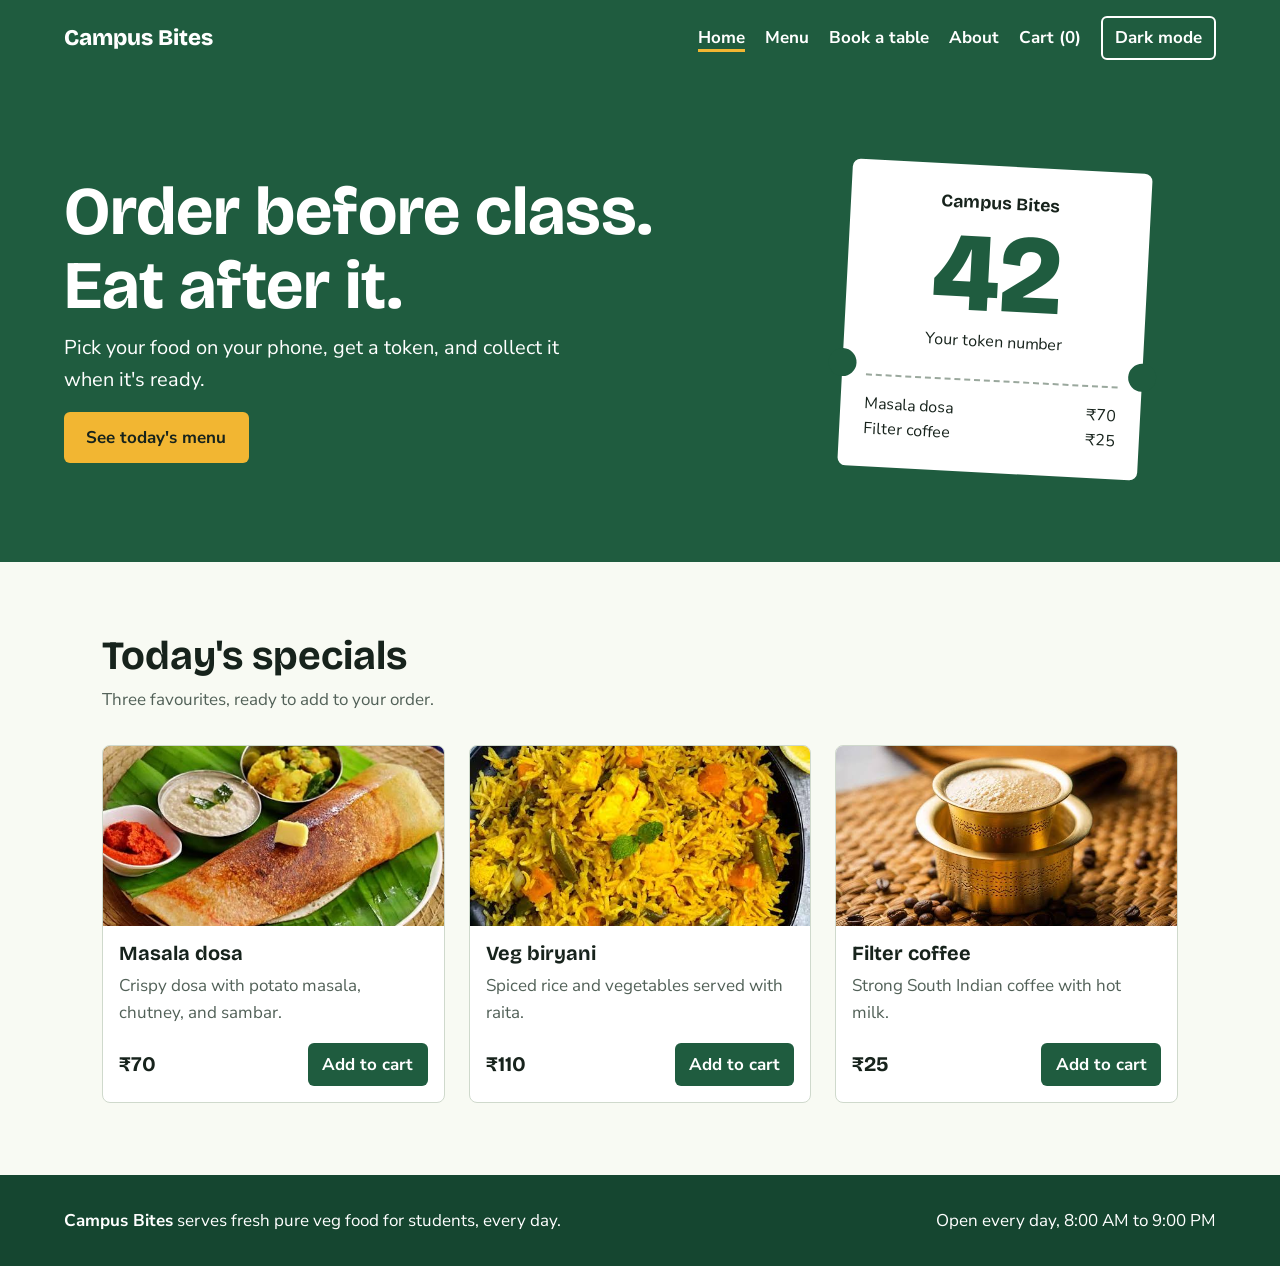
<file: index.html>
<!DOCTYPE html>
<html lang="en">
<head>
  <meta charset="UTF-8">
  <meta name="viewport" content="width=device-width, initial-scale=1.0">
  <meta name="description" content="Order food and book a table at Campus Bites, a fictional campus café.">
  <title>Campus Bites | Home</title>
  <link rel="preconnect" href="https://fonts.googleapis.com">
  <link rel="preconnect" href="https://fonts.gstatic.com" crossorigin>
  <link href="https://fonts.googleapis.com/css2?family=Bricolage+Grotesque:wght@500;700;800&family=Nunito+Sans:wght@400;600;700&display=swap" rel="stylesheet">
  <link rel="stylesheet" href="style.css">
</head>
<body>
  <a class="skip-link" href="#main">Skip to main content</a>

  <header class="site-header">
    <a class="logo" href="index.html">Campus Bites</a>
    <button id="menuToggle" class="nav-toggle" type="button" aria-expanded="false" aria-controls="siteNav">Menu</button>
    <nav id="siteNav" class="site-nav" aria-label="Main navigation">
      <a href="index.html" aria-current="page">Home</a>
      <a href="menu.html">Menu</a>
      <a href="booking.html">Book a table</a>
      <a href="about.html">About</a>
      <a href="cart.html">Cart (<span class="cart-count">0</span>)</a>
      <button id="themeToggle" class="theme-toggle" type="button">Dark mode</button>
    </nav>
  </header>

  <main id="main">
    <section class="hero">
      <div class="hero-text">
        <h1>Order before class. Eat after it.</h1>
        <p>Pick your food on your phone, get a token, and collect it when it's ready.</p>
        <a class="button button-yellow" href="menu.html">See today's menu</a>
      </div>

      <div class="token" aria-label="Example order token">
        <p class="token-name">Campus Bites</p>
        <p class="token-number">42</p>
        <p class="token-label">Your token number</p>
        <div class="token-order">
          <p><span>Masala dosa</span><span>₹70</span></p>
          <p><span>Filter coffee</span><span>₹25</span></p>
        </div>
      </div>
    </section>

    <section class="section">
      <h2>Today's specials</h2>
      <p class="section-intro">Three favourites, ready to add to your order.</p>
      <!-- JavaScript fills this grid with the special dishes -->
      <div id="specialsGrid" class="food-grid"></div>
    </section>
  </main>

  <footer class="site-footer">
    <p><strong>Campus Bites</strong> serves fresh pure veg food for students, every day.</p>
    <p>Open every day, 8:00 AM to 9:00 PM</p>
  </footer>

  <div id="toast" class="toast" role="status" aria-live="polite"></div>
  <script src="script.js"></script>
</body>
</html>
</file>
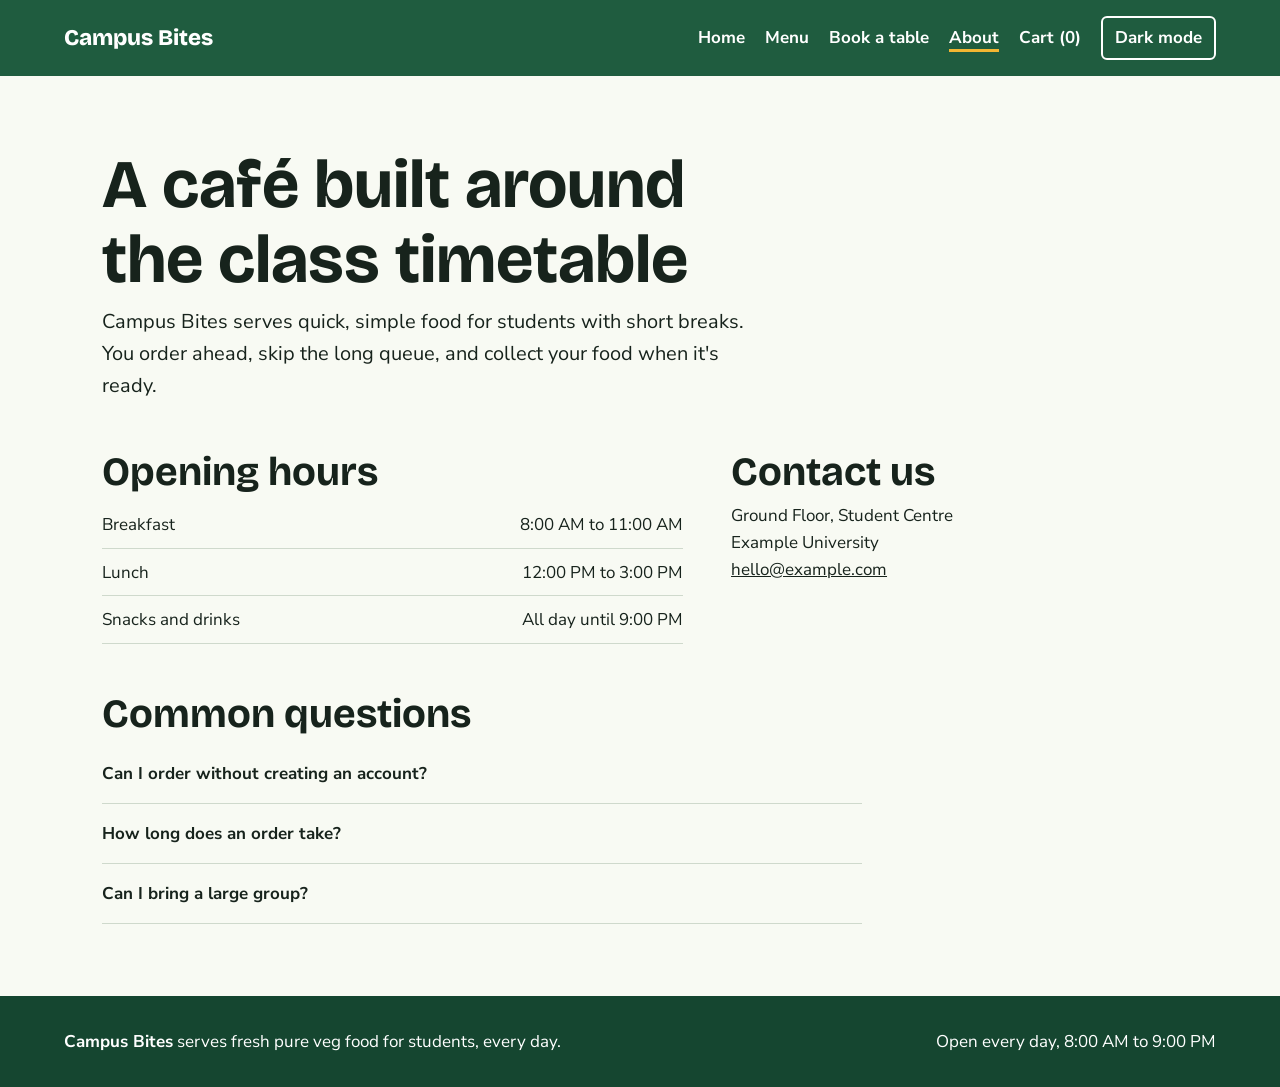
<file: about.html>
<!DOCTYPE html>
<html lang="en">
<head>
  <meta charset="UTF-8">
  <meta name="viewport" content="width=device-width, initial-scale=1.0">
  <meta name="description" content="Learn about Campus Bites, its opening hours, and common questions.">
  <title>Campus Bites | About</title>
  <link rel="preconnect" href="https://fonts.googleapis.com">
  <link rel="preconnect" href="https://fonts.gstatic.com" crossorigin>
  <link href="https://fonts.googleapis.com/css2?family=Bricolage+Grotesque:wght@500;700;800&family=Nunito+Sans:wght@400;600;700&display=swap" rel="stylesheet">
  <link rel="stylesheet" href="style.css">
</head>
<body>
  <a class="skip-link" href="#main">Skip to main content</a>

  <header class="site-header">
    <a class="logo" href="index.html">Campus Bites</a>
    <button id="menuToggle" class="nav-toggle" type="button" aria-expanded="false" aria-controls="siteNav">Menu</button>
    <nav id="siteNav" class="site-nav" aria-label="Main navigation">
      <a href="index.html">Home</a>
      <a href="menu.html">Menu</a>
      <a href="booking.html">Book a table</a>
      <a href="about.html" aria-current="page">About</a>
      <a href="cart.html">Cart (<span class="cart-count">0</span>)</a>
      <button id="themeToggle" class="theme-toggle" type="button">Dark mode</button>
    </nav>
  </header>

  <main id="main" class="page about-page">
    <h1>A café built around the class timetable</h1>
    <p class="lead">Campus Bites serves quick, simple food for students with short breaks. You order ahead, skip the long queue, and collect your food when it's ready.</p>

    <div class="about-grid">
      <section>
        <h2>Opening hours</h2>
        <ul class="plain-list">
          <li><span>Breakfast</span><span>8:00 AM to 11:00 AM</span></li>
          <li><span>Lunch</span><span>12:00 PM to 3:00 PM</span></li>
          <li><span>Snacks and drinks</span><span>All day until 9:00 PM</span></li>
        </ul>
      </section>

      <section>
        <h2>Contact us</h2>
        <address>
          Ground Floor, Student Centre<br>
          Example University<br>
          <a href="mailto:hello@example.com">hello@example.com</a>
        </address>
      </section>
    </div>

    <section class="faq-section">
      <h2>Common questions</h2>

      <div class="faq-item">
        <button class="faq-question" type="button" aria-expanded="false">Can I order without creating an account?</button>
        <div class="faq-answer" hidden>
          <p>Yes. Add your food to the cart and place your order. No account is needed.</p>
        </div>
      </div>

      <div class="faq-item">
        <button class="faq-question" type="button" aria-expanded="false">How long does an order take?</button>
        <div class="faq-answer" hidden>
          <p>Most orders are ready in 10 to 15 minutes.</p>
        </div>
      </div>

      <div class="faq-item">
        <button class="faq-question" type="button" aria-expanded="false">Can I bring a large group?</button>
        <div class="faq-answer" hidden>
          <p>Yes. You can book a table for up to 10 people on the booking page.</p>
        </div>
      </div>
    </section>
  </main>

  <footer class="site-footer">
    <p><strong>Campus Bites</strong> serves fresh pure veg food for students, every day.</p>
    <p>Open every day, 8:00 AM to 9:00 PM</p>
  </footer>

  <div id="toast" class="toast" role="status" aria-live="polite"></div>
  <script src="script.js"></script>
</body>
</html>
</file>
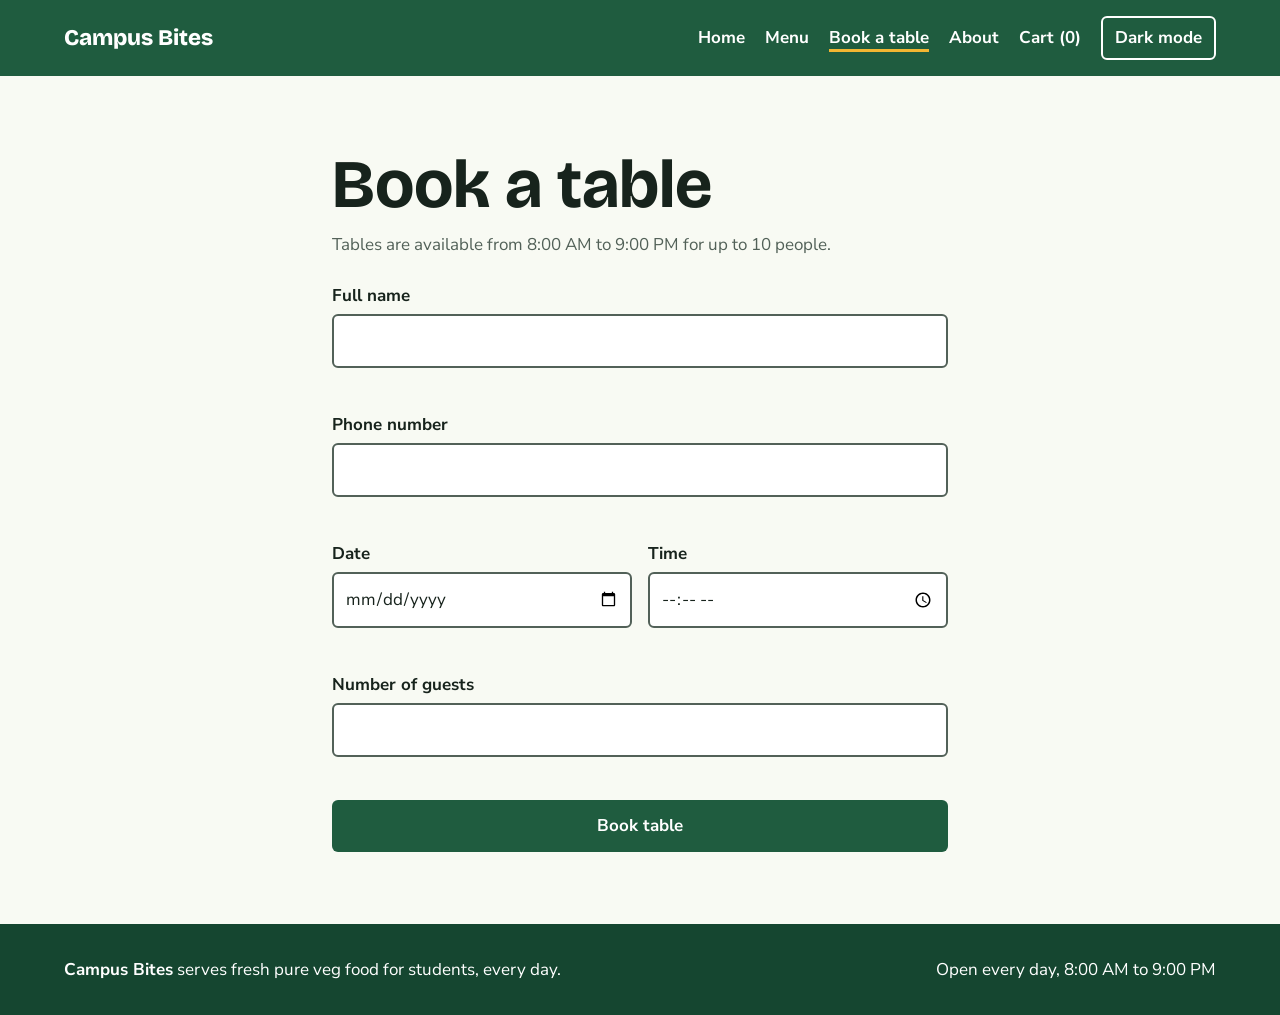
<file: booking.html>
<!DOCTYPE html>
<html lang="en">
<head>
  <meta charset="UTF-8">
  <meta name="viewport" content="width=device-width, initial-scale=1.0">
  <meta name="description" content="Book a table at Campus Bites.">
  <title>Campus Bites | Book a Table</title>
  <link rel="preconnect" href="https://fonts.googleapis.com">
  <link rel="preconnect" href="https://fonts.gstatic.com" crossorigin>
  <link href="https://fonts.googleapis.com/css2?family=Bricolage+Grotesque:wght@500;700;800&family=Nunito+Sans:wght@400;600;700&display=swap" rel="stylesheet">
  <link rel="stylesheet" href="style.css">
</head>
<body>
  <a class="skip-link" href="#main">Skip to main content</a>

  <header class="site-header">
    <a class="logo" href="index.html">Campus Bites</a>
    <button id="menuToggle" class="nav-toggle" type="button" aria-expanded="false" aria-controls="siteNav">Menu</button>
    <nav id="siteNav" class="site-nav" aria-label="Main navigation">
      <a href="index.html">Home</a>
      <a href="menu.html">Menu</a>
      <a href="booking.html" aria-current="page">Book a table</a>
      <a href="about.html">About</a>
      <a href="cart.html">Cart (<span class="cart-count">0</span>)</a>
      <button id="themeToggle" class="theme-toggle" type="button">Dark mode</button>
    </nav>
  </header>

  <main id="main" class="page form-page">
    <h1>Book a table</h1>
    <p class="section-intro">Tables are available from 8:00 AM to 9:00 PM for up to 10 people.</p>

    <!-- novalidate lets our JavaScript show its own error messages -->
    <form id="bookingForm" novalidate>
      <div class="form-group">
        <label for="fullName">Full name</label>
        <input id="fullName" name="fullName" type="text" autocomplete="name" required>
        <p class="error-message" id="fullNameError"></p>
      </div>

      <div class="form-group">
        <label for="phone">Phone number</label>
        <input id="phone" name="phone" type="tel" inputmode="numeric" maxlength="10" autocomplete="tel" required>
        <p class="error-message" id="phoneError"></p>
      </div>

      <div class="form-row">
        <div class="form-group">
          <label for="bookingDate">Date</label>
          <input id="bookingDate" name="bookingDate" type="date" required>
          <p class="error-message" id="bookingDateError"></p>
        </div>

        <div class="form-group">
          <label for="bookingTime">Time</label>
          <input id="bookingTime" name="bookingTime" type="time" required>
          <p class="error-message" id="bookingTimeError"></p>
        </div>
      </div>

      <div class="form-group">
        <label for="guests">Number of guests</label>
        <input id="guests" name="guests" type="number" min="1" max="10" required>
        <p class="error-message" id="guestsError"></p>
      </div>

      <button class="button button-green button-full" type="submit">Book table</button>
    </form>

    <div id="bookingSuccess" class="message-panel" tabindex="-1" hidden>
      <h2>Table booked</h2>
      <p id="bookingDetails"></p>
      <p>This is a demo, so no real booking was made.</p>
      <button id="newBooking" class="button button-green" type="button">Book another table</button>
    </div>
  </main>

  <footer class="site-footer">
    <p><strong>Campus Bites</strong> serves fresh pure veg food for students, every day.</p>
    <p>Open every day, 8:00 AM to 9:00 PM</p>
  </footer>

  <div id="toast" class="toast" role="status" aria-live="polite"></div>
  <script src="script.js"></script>
</body>
</html>
</file>
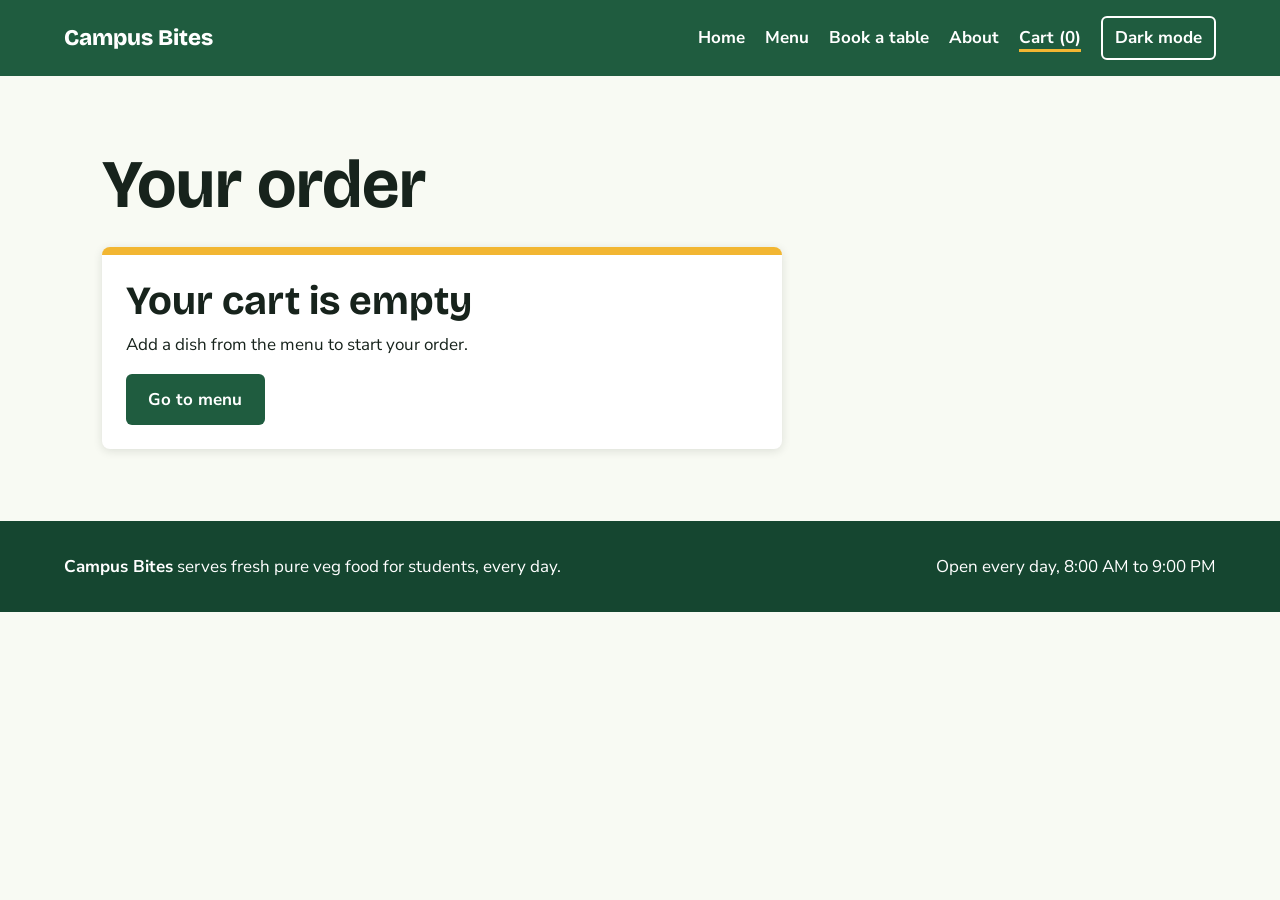
<file: cart.html>
<!DOCTYPE html>
<html lang="en">
<head>
  <meta charset="UTF-8">
  <meta name="viewport" content="width=device-width, initial-scale=1.0">
  <meta name="description" content="Review your Campus Bites order.">
  <title>Campus Bites | Cart</title>
  <link rel="preconnect" href="https://fonts.googleapis.com">
  <link rel="preconnect" href="https://fonts.gstatic.com" crossorigin>
  <link href="https://fonts.googleapis.com/css2?family=Bricolage+Grotesque:wght@500;700;800&family=Nunito+Sans:wght@400;600;700&display=swap" rel="stylesheet">
  <link rel="stylesheet" href="style.css">
</head>
<body>
  <a class="skip-link" href="#main">Skip to main content</a>

  <header class="site-header">
    <a class="logo" href="index.html">Campus Bites</a>
    <button id="menuToggle" class="nav-toggle" type="button" aria-expanded="false" aria-controls="siteNav">Menu</button>
    <nav id="siteNav" class="site-nav" aria-label="Main navigation">
      <a href="index.html">Home</a>
      <a href="menu.html">Menu</a>
      <a href="booking.html">Book a table</a>
      <a href="about.html">About</a>
      <a href="cart.html" aria-current="page">Cart (<span class="cart-count">0</span>)</a>
      <button id="themeToggle" class="theme-toggle" type="button">Dark mode</button>
    </nav>
  </header>

  <main id="main" class="page">
    <h1>Your order</h1>

    <div id="cartSection" class="receipt" hidden>
      <div class="table-wrap">
        <table>
          <thead>
            <tr>
              <th scope="col">Item</th>
              <th scope="col">Quantity</th>
              <th scope="col">Price</th>
            </tr>
          </thead>
          <!-- JavaScript adds one table row for each item -->
          <tbody id="cartItems"></tbody>
        </table>
      </div>

      <dl class="bill">
        <div><dt>Subtotal</dt><dd id="subtotal">₹0</dd></div>
        <div><dt>GST (5%)</dt><dd id="gst">₹0</dd></div>
        <div class="bill-total"><dt>Total</dt><dd id="total">₹0</dd></div>
      </dl>

      <button id="placeOrder" class="button button-green button-full" type="button">Place order</button>
      <button id="clearCart" class="text-button" type="button">Empty cart</button>
    </div>

    <div id="emptyCart" class="message-panel" hidden>
      <h2>Your cart is empty</h2>
      <p>Add a dish from the menu to start your order.</p>
      <a class="button button-green" href="menu.html">Go to menu</a>
    </div>

    <div id="orderConfirmed" class="message-panel" tabindex="-1" hidden>
      <h2>Order placed</h2>
      <p>Your token number is</p>
      <p id="tokenNumber" class="confirmed-token"></p>
      <p>Show this number at the counter. This is a demo, so no real order was sent.</p>
      <a class="button button-green" href="menu.html">Order something else</a>
    </div>
  </main>

  <footer class="site-footer">
    <p><strong>Campus Bites</strong> serves fresh pure veg food for students, every day.</p>
    <p>Open every day, 8:00 AM to 9:00 PM</p>
  </footer>

  <div id="toast" class="toast" role="status" aria-live="polite"></div>
  <script src="script.js"></script>
</body>
</html>
</file>
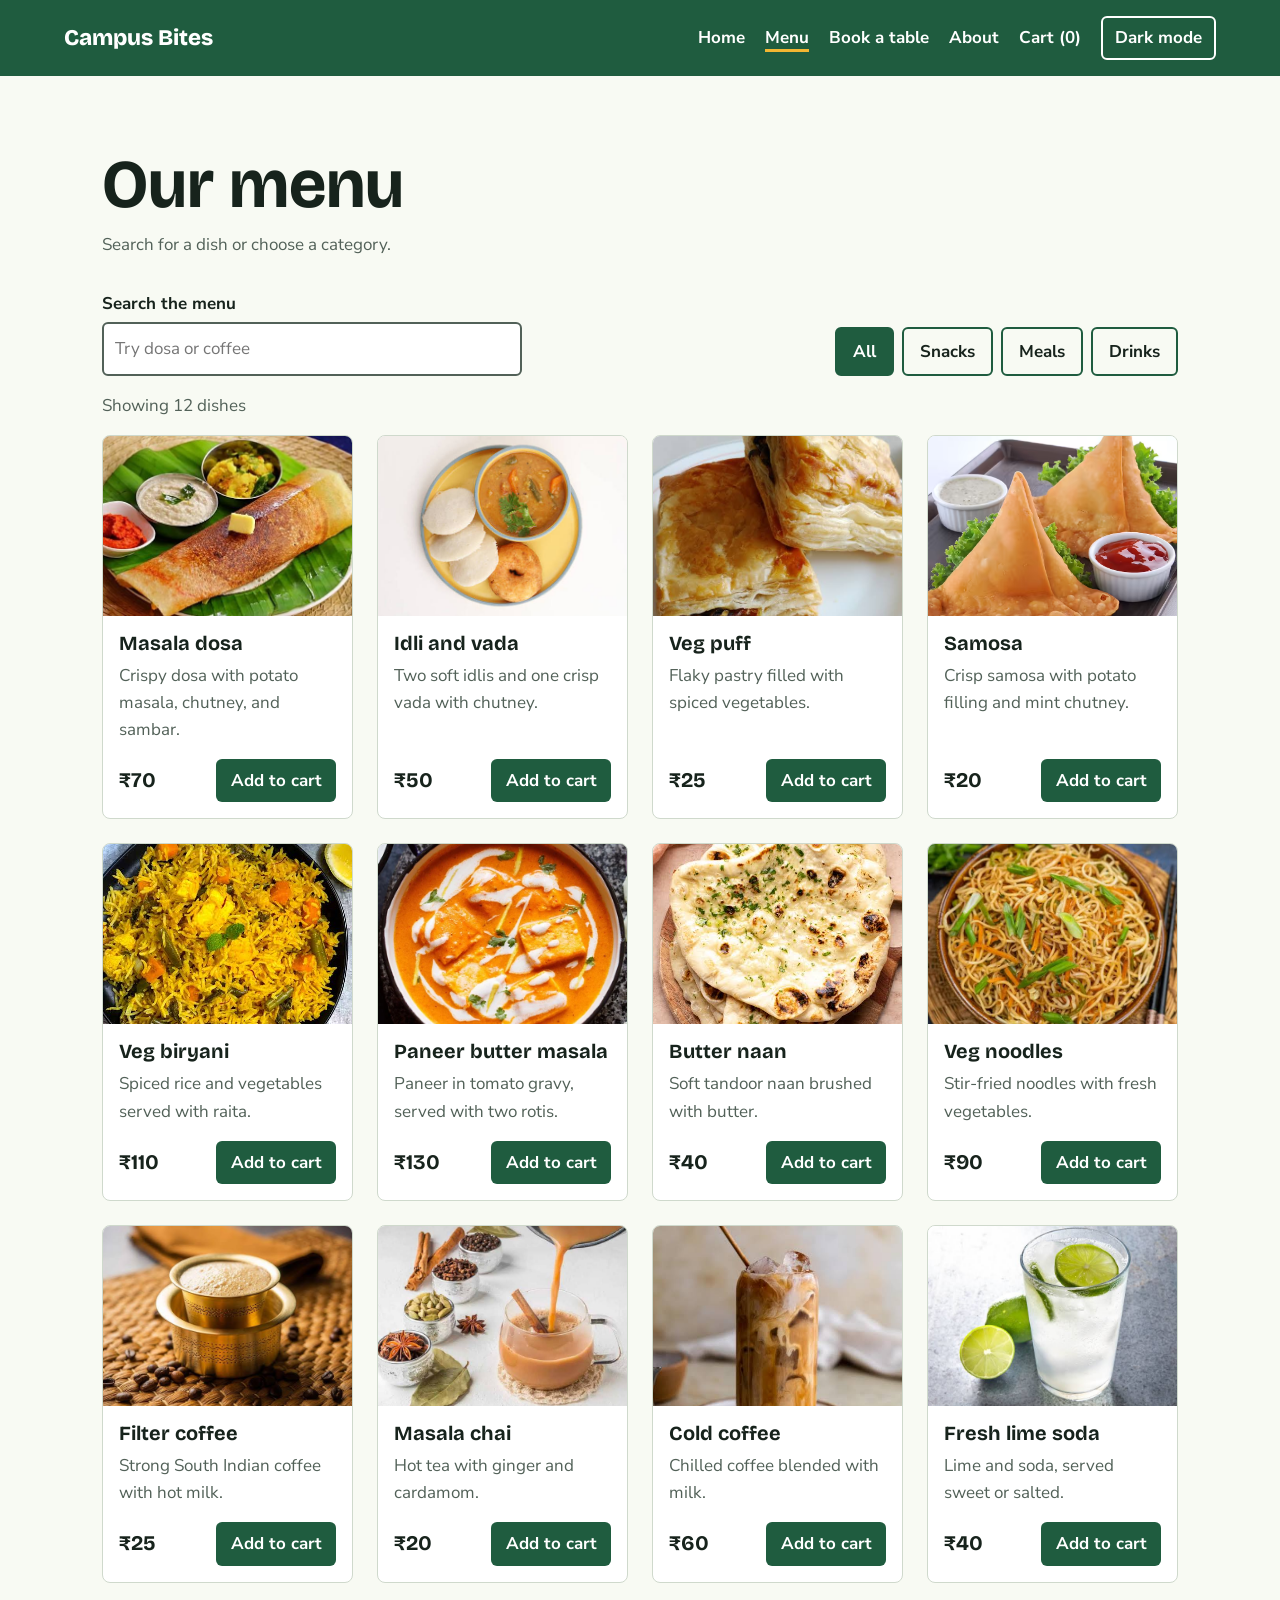
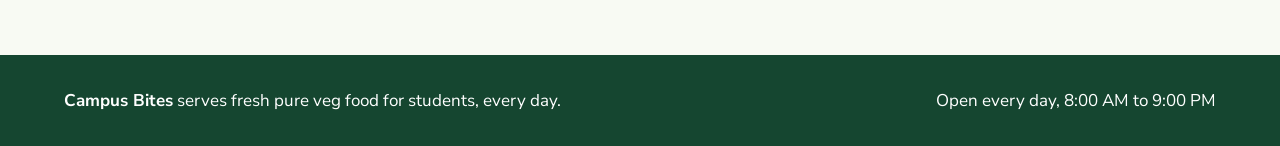
<file: menu.html>
<!DOCTYPE html>
<html lang="en">
<head>
  <meta charset="UTF-8">
  <meta name="viewport" content="width=device-width, initial-scale=1.0">
  <meta name="description" content="Browse the Campus Bites menu of snacks, meals, and drinks.">
  <title>Campus Bites | Menu</title>
  <link rel="preconnect" href="https://fonts.googleapis.com">
  <link rel="preconnect" href="https://fonts.gstatic.com" crossorigin>
  <link href="https://fonts.googleapis.com/css2?family=Bricolage+Grotesque:wght@500;700;800&family=Nunito+Sans:wght@400;600;700&display=swap" rel="stylesheet">
  <link rel="stylesheet" href="style.css">
</head>
<body>
  <a class="skip-link" href="#main">Skip to main content</a>

  <header class="site-header">
    <a class="logo" href="index.html">Campus Bites</a>
    <button id="menuToggle" class="nav-toggle" type="button" aria-expanded="false" aria-controls="siteNav">Menu</button>
    <nav id="siteNav" class="site-nav" aria-label="Main navigation">
      <a href="index.html">Home</a>
      <a href="menu.html" aria-current="page">Menu</a>
      <a href="booking.html">Book a table</a>
      <a href="about.html">About</a>
      <a href="cart.html">Cart (<span class="cart-count">0</span>)</a>
      <button id="themeToggle" class="theme-toggle" type="button">Dark mode</button>
    </nav>
  </header>

  <main id="main" class="page">
    <h1>Our menu</h1>
    <p class="section-intro">Search for a dish or choose a category.</p>

    <div class="menu-tools">
      <div class="search-box">
        <label for="searchInput">Search the menu</label>
        <input id="searchInput" type="search" placeholder="Try dosa or coffee">
      </div>

      <div class="category-buttons" aria-label="Filter by category">
        <button class="category-button active" type="button" data-category="All" aria-pressed="true">All</button>
        <button class="category-button" type="button" data-category="Snacks" aria-pressed="false">Snacks</button>
        <button class="category-button" type="button" data-category="Meals" aria-pressed="false">Meals</button>
        <button class="category-button" type="button" data-category="Drinks" aria-pressed="false">Drinks</button>
      </div>
    </div>

    <p id="menuResults" class="results-text" aria-live="polite"></p>
    <!-- JavaScript fills this grid with the dishes -->
    <div id="menuGrid" class="food-grid"></div>
  </main>

  <footer class="site-footer">
    <p><strong>Campus Bites</strong> serves fresh pure veg food for students, every day.</p>
    <p>Open every day, 8:00 AM to 9:00 PM</p>
  </footer>

  <div id="toast" class="toast" role="status" aria-live="polite"></div>
  <script src="script.js"></script>
</body>
</html>
</file>
<file: style.css>
/* ==========================================
   CAMPUS BITES STYLESHEET
   Change the colours here to restyle the site.
   ========================================== */

:root {
  --leaf: #1f5c3f;
  --leaf-dark: #154630;
  --turmeric: #f2b632;
  --chilli: #b92c1c;
  --page: #f8faf3;
  --surface: #ffffff;
  --text: #17231c;
  --muted: #526158;
  --line: #cfd9cc;
  --tile: #fff0c7;
  --heading-font: "Bricolage Grotesque", "Trebuchet MS", sans-serif;
  --body-font: "Nunito Sans", "Segoe UI", Arial, sans-serif;
}

/* Dark mode: JavaScript adds the "dark" class to the body */
body.dark {
  --page: #10251b;
  --surface: #183326;
  --text: #f3f6ec;
  --muted: #bdcbbf;
  --line: #3d5a4a;
  --tile: #29483a;
  --chilli: #ff9c8f;
}

/* ---------- Basics ---------- */

* {
  box-sizing: border-box;
}

html {
  scroll-behavior: smooth;
}

body {
  margin: 0;
  background: var(--page);
  color: var(--text);
  font-family: var(--body-font);
  font-size: 1.0625rem;
  line-height: 1.6;
}

h1,
h2,
h3 {
  margin: 0 0 0.5rem;
  font-family: var(--heading-font);
  line-height: 1.1;
}

h1 {
  font-size: clamp(2.5rem, 7vw, 4.25rem);
}

h2 {
  font-size: clamp(1.75rem, 4vw, 2.5rem);
}

h3 {
  font-size: 1.25rem;
}

p {
  margin: 0 0 1rem;
}

a {
  color: inherit;
}

button,
input {
  font: inherit;
}

:focus-visible {
  outline: 3px solid var(--chilli);
  outline-offset: 3px;
}

[hidden] {
  display: none !important;
}

.skip-link {
  position: absolute;
  top: -5rem;
  left: 1rem;
  z-index: 100;
  padding: 0.5rem 1rem;
  background: var(--turmeric);
  color: #17231c;
}

.skip-link:focus {
  top: 1rem;
}

/* ---------- Header and navigation ---------- */

.site-header {
  display: flex;
  align-items: center;
  justify-content: space-between;
  gap: 1rem;
  padding: 1rem clamp(1rem, 5vw, 4rem);
  background: var(--leaf);
  color: #ffffff;
}

.logo {
  font-family: var(--heading-font);
  font-size: 1.4rem;
  font-weight: 800;
  text-decoration: none;
}

.site-nav {
  display: flex;
  align-items: center;
  gap: 1.25rem;
}

.site-nav a {
  padding: 0.25rem 0;
  font-weight: 700;
  text-decoration: none;
}

.site-nav a:hover,
.site-nav a[aria-current="page"] {
  text-decoration: underline;
  text-decoration-color: var(--turmeric);
  text-decoration-thickness: 3px;
  text-underline-offset: 6px;
}

.nav-toggle,
.theme-toggle {
  padding: 0.4rem 0.75rem;
  border: 2px solid #ffffff;
  border-radius: 6px;
  background: transparent;
  color: #ffffff;
  font-weight: 700;
  cursor: pointer;
}

.nav-toggle {
  display: none;
}

/* ---------- Buttons ---------- */

.button {
  display: inline-block;
  padding: 0.75rem 1.4rem;
  border: 0;
  border-radius: 6px;
  font-weight: 700;
  text-align: center;
  text-decoration: none;
  cursor: pointer;
  transition: transform 0.15s ease;
}

.button:hover {
  transform: translateY(-2px);
}

.button-yellow {
  background: var(--turmeric);
  color: #17231c;
}

.button-green {
  background: var(--leaf);
  color: #ffffff;
}

body.dark .button-green {
  background: var(--turmeric);
  color: #17231c;
}

.button-full {
  width: 100%;
}

.text-button {
  display: block;
  margin: 0.75rem auto 0;
  border: 0;
  background: none;
  color: var(--chilli);
  font-weight: 700;
  text-decoration: underline;
  cursor: pointer;
}

/* ---------- Home page ---------- */

.hero {
  display: grid;
  grid-template-columns: 1.5fr 1fr;
  align-items: center;
  gap: 3rem;
  padding: clamp(2.5rem, 7vw, 6rem) clamp(1rem, 5vw, 4rem);
  background: var(--leaf);
  color: #ffffff;
}

.hero p {
  max-width: 34rem;
  font-size: 1.25rem;
}

.token {
  position: relative;
  justify-self: center;
  width: min(100%, 300px);
  padding: 1.5rem;
  border-radius: 8px;
  background: #ffffff;
  color: #17231c;
  text-align: center;
  transform: rotate(3deg);
  animation: print-token 0.7s ease-out;
}

/* The two circles make the token look like a torn paper stub */
.token::before,
.token::after {
  content: "";
  position: absolute;
  top: 62%;
  width: 28px;
  height: 28px;
  border-radius: 50%;
  background: var(--leaf);
}

.token::before {
  left: -14px;
}

.token::after {
  right: -14px;
}

.token p {
  margin: 0;
}

.hero .token-name {
  font-family: var(--heading-font);
  font-size: 1.1rem;
  font-weight: 700;
}

.hero .token-number {
  color: var(--leaf);
  font-family: var(--heading-font);
  font-size: 7rem;
  font-weight: 800;
  line-height: 1;
}

.hero .token-label {
  margin-bottom: 1.5rem;
  font-size: 1rem;
}

.token-order {
  padding-top: 1rem;
  border-top: 2px dashed #9aa89d;
}

.hero .token-order p {
  display: flex;
  justify-content: space-between;
  max-width: none;
  font-size: 1rem;
}

@keyframes print-token {
  from {
    opacity: 0;
    transform: translateY(-40px) rotate(0deg);
  }

  to {
    opacity: 1;
    transform: translateY(0) rotate(3deg);
  }
}

.section,
.page {
  width: min(100%, 1140px);
  margin: 0 auto;
  padding: clamp(2.5rem, 6vw, 4.5rem) clamp(1rem, 4vw, 2rem);
}

.section-intro {
  margin-bottom: 2rem;
  color: var(--muted);
}

.steps-section {
  padding-top: 0;
}

.steps {
  display: grid;
  grid-template-columns: repeat(3, 1fr);
  gap: 1.5rem;
  margin: 1.5rem 0 0;
  padding: 0;
  counter-reset: order-step;
  list-style: none;
}

.steps li {
  padding-top: 1rem;
  border-top: 4px solid var(--turmeric);
  counter-increment: order-step;
}

.steps li::before {
  content: counter(order-step);
  display: block;
  margin-bottom: 0.5rem;
  color: var(--leaf);
  font-family: var(--heading-font);
  font-size: 2.5rem;
  font-weight: 800;
  line-height: 1;
}

body.dark .steps li::before {
  color: var(--turmeric);
}

/* ---------- Food cards ---------- */

.food-grid {
  display: grid;
  grid-template-columns: repeat(auto-fill, minmax(250px, 1fr));
  gap: 1.5rem;
}

/* The home page has 3 specials, so they stretch to fill the row */
#specialsGrid {
  grid-template-columns: repeat(auto-fit, minmax(250px, 1fr));
}

.food-card {
  display: flex;
  flex-direction: column;
  overflow: hidden;
  border: 1px solid var(--line);
  border-radius: 8px;
  background: var(--surface);
}

.food-photo {
  display: block;
  width: 100%;
  height: 180px;
  background: var(--tile);
  object-fit: cover;
}

.food-details {
  display: flex;
  flex: 1;
  flex-direction: column;
  padding: 1rem;
}

.food-details p {
  flex: 1;
  color: var(--muted);
}

.food-bottom {
  display: flex;
  align-items: center;
  justify-content: space-between;
  gap: 1rem;
}

.food-price {
  font-family: var(--heading-font);
  font-size: 1.3rem;
  font-weight: 700;
}

.add-button {
  padding: 0.5rem 0.9rem;
  border: 0;
  border-radius: 6px;
  background: var(--leaf);
  color: #ffffff;
  font-weight: 700;
  cursor: pointer;
}

body.dark .add-button {
  background: var(--turmeric);
  color: #17231c;
}

/* ---------- Menu page ---------- */

.menu-tools {
  display: flex;
  flex-wrap: wrap;
  align-items: end;
  justify-content: space-between;
  gap: 1rem;
  margin-bottom: 1rem;
}

.search-box {
  flex: 1 1 280px;
  max-width: 420px;
}

label {
  display: block;
  margin-bottom: 0.3rem;
  font-weight: 700;
}

input {
  width: 100%;
  padding: 0.7rem;
  border: 2px solid var(--muted);
  border-radius: 6px;
  background: var(--surface);
  color: var(--text);
}

.category-buttons {
  display: flex;
  flex-wrap: wrap;
  gap: 0.5rem;
}

.category-button {
  padding: 0.55rem 1rem;
  border: 2px solid var(--leaf);
  border-radius: 6px;
  background: transparent;
  color: var(--text);
  font-weight: 700;
  cursor: pointer;
}

.category-button.active {
  background: var(--leaf);
  color: #ffffff;
}

body.dark .category-button {
  border-color: var(--turmeric);
}

body.dark .category-button.active {
  background: var(--turmeric);
  color: #17231c;
}

.results-text {
  color: var(--muted);
}

/* ---------- Cart page ---------- */

.receipt,
.message-panel {
  max-width: 680px;
  margin-top: 1.5rem;
  padding: 1.5rem;
  border-top: 8px solid var(--turmeric);
  border-radius: 8px;
  background: var(--surface);
  box-shadow: 0 2px 10px rgba(23, 35, 28, 0.12);
}

.table-wrap {
  overflow-x: auto;
}

table {
  width: 100%;
  border-collapse: collapse;
}

th,
td {
  padding: 0.75rem 0.5rem;
  border-bottom: 1px dashed var(--line);
  text-align: left;
  vertical-align: middle;
}

th:last-child,
td:last-child {
  text-align: right;
}

.quantity {
  display: inline-flex;
  align-items: center;
  gap: 0.5rem;
}

.quantity button {
  width: 2rem;
  height: 2rem;
  border: 2px solid var(--muted);
  border-radius: 6px;
  background: transparent;
  color: var(--text);
  font-weight: 700;
  cursor: pointer;
}

.bill {
  margin: 1rem 0 1.5rem;
}

.bill div {
  display: flex;
  justify-content: space-between;
  padding: 0.25rem 0.5rem;
}

.bill dd {
  margin: 0;
}

.bill-total {
  margin-top: 0.5rem;
  padding-top: 0.75rem !important;
  border-top: 2px solid var(--text);
  font-family: var(--heading-font);
  font-size: 1.4rem;
  font-weight: 800;
}

.confirmed-token {
  margin: 0;
  color: var(--leaf);
  font-family: var(--heading-font);
  font-size: 6rem;
  font-weight: 800;
  line-height: 1.1;
}

body.dark .confirmed-token {
  color: var(--turmeric);
}

/* ---------- Booking page ---------- */

.form-page {
  max-width: 680px;
}

.form-page .section-intro {
  margin-bottom: 1.5rem;
}

.form-page .message-panel {
  margin-top: 0;
}

.form-group {
  flex: 1;
  margin-bottom: 1.1rem;
}

.form-row {
  display: flex;
  gap: 1rem;
}

.error-message {
  min-height: 1.5em;
  margin: 0.2rem 0 0;
  color: var(--chilli);
  font-size: 0.95rem;
  font-weight: 700;
}

input.invalid {
  border-color: var(--chilli);
}

/* ---------- About page ---------- */

.about-page h1 {
  max-width: 16ch;
}

.lead {
  max-width: 42rem;
  font-size: 1.25rem;
}

.about-grid {
  display: grid;
  grid-template-columns: 1.3fr 1fr;
  gap: 3rem;
  margin: 3rem 0;
}

.plain-list {
  margin: 0;
  padding: 0;
  list-style: none;
}

.plain-list li {
  display: flex;
  flex-wrap: wrap;
  justify-content: space-between;
  gap: 0.25rem 1rem;
  padding: 0.6rem 0;
  border-bottom: 1px solid var(--line);
}

address {
  font-style: normal;
}

.faq-section {
  max-width: 760px;
}

.faq-item {
  border-bottom: 1px solid var(--line);
}

.faq-question {
  width: 100%;
  padding: 1rem 2rem 1rem 0;
  border: 0;
  background: none;
  color: var(--text);
  font-weight: 700;
  text-align: left;
  cursor: pointer;
}

.faq-answer p {
  color: var(--muted);
}

/* ---------- Footer and pop-up message ---------- */

.site-footer {
  display: flex;
  flex-wrap: wrap;
  justify-content: space-between;
  gap: 0.5rem 2rem;
  padding: 2rem clamp(1rem, 5vw, 4rem);
  background: var(--leaf-dark);
  color: #ffffff;
}

.site-footer p {
  margin: 0;
}

.toast {
  position: fixed;
  right: 1rem;
  bottom: 1rem;
  left: 1rem;
  z-index: 50;
  width: fit-content;
  max-width: calc(100% - 2rem);
  margin: 0 auto;
  padding: 0.7rem 1.1rem;
  border-radius: 6px;
  background: #17231c;
  color: #ffffff;
  opacity: 0;
  pointer-events: none;
  transform: translateY(10px);
  transition: opacity 0.2s ease, transform 0.2s ease;
}

.toast.show {
  opacity: 1;
  transform: translateY(0);
}

/* ---------- Tablets and phones ---------- */

@media (max-width: 860px) {
  .nav-toggle {
    display: block;
  }

  .site-header {
    position: relative;
    flex-wrap: wrap;
  }

  .site-nav {
    display: none;
    flex-basis: 100%;
    flex-direction: column;
    align-items: flex-start;
    gap: 0.5rem;
    padding-top: 0.5rem;
  }

  .site-nav.open {
    display: flex;
  }

  .hero,
  .about-grid {
    grid-template-columns: 1fr;
  }

  .steps {
    grid-template-columns: 1fr;
  }
}

@media (max-width: 480px) {
  .form-row {
    display: block;
  }
}

/* Turns off movement for people who ask their device to reduce motion */
@media (prefers-reduced-motion: reduce) {
  html {
    scroll-behavior: auto;
  }

  .token {
    animation: none;
  }

  .button,
  .toast {
    transition: none;
  }
}
</file>
